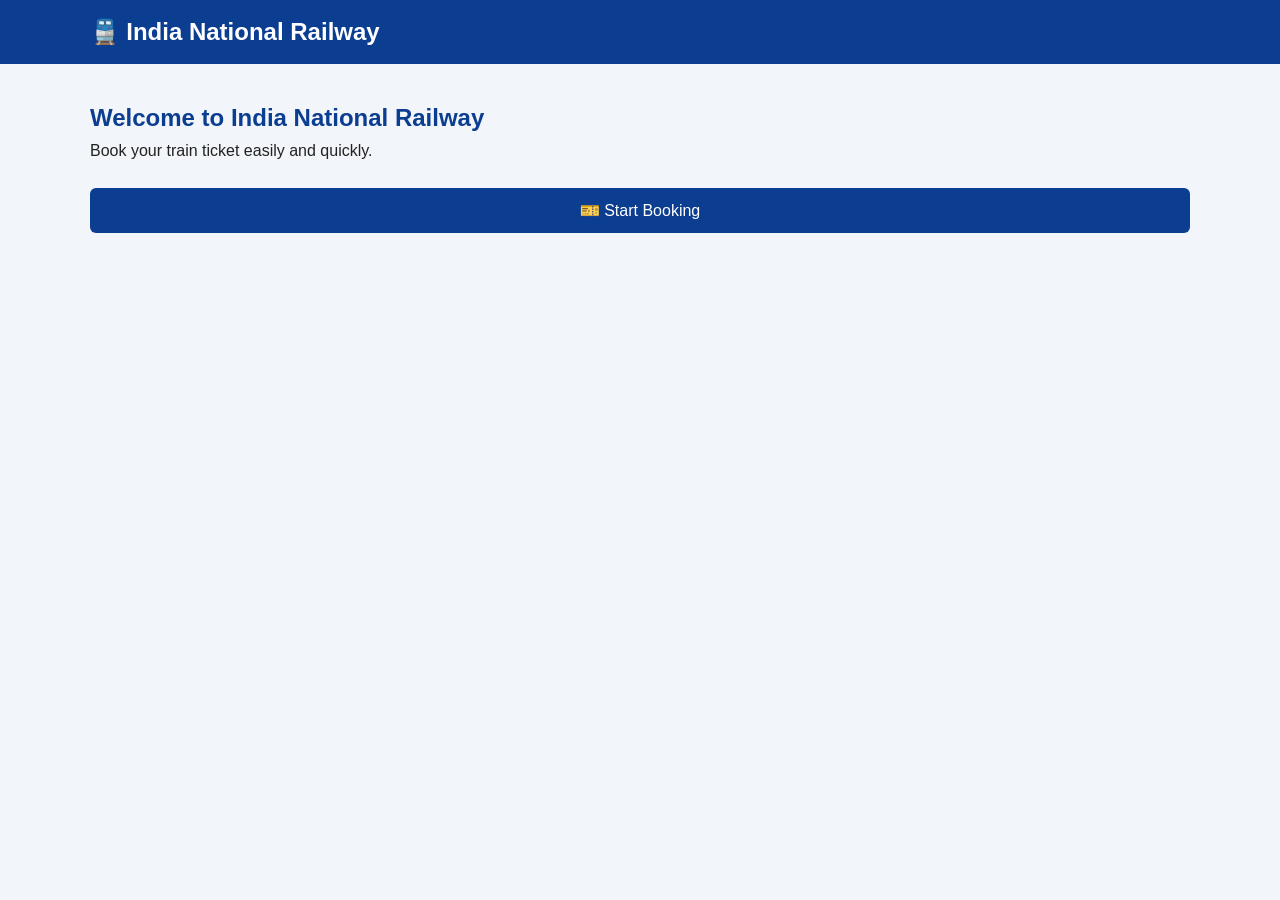
<file: index.html>
<!DOCTYPE html>
<html lang="en">
<head>
    <meta charset="UTF-8">
    <meta name="viewport" content="width=device-width, initial-scale=1.0">

    <title>India National Railway Ticket Booking</title>

    <link rel="stylesheet" href="css/style.css">
</head>

<body>

    <!-- Header -->
    <header>
        <h1>🚆 India National Railway</h1>
    </header>

    <!-- Main Content -->
    <div class="container">

        <h2>Welcome to India National Railway</h2>

        <p>
            Book your train ticket easily and quickly.
        </p>

        <br>

        <button class="main-btn"
                onclick="window.location.href='routes.html'">
            🎫 Start Booking
        </button>

    </div>

</body>
</html>
</file>
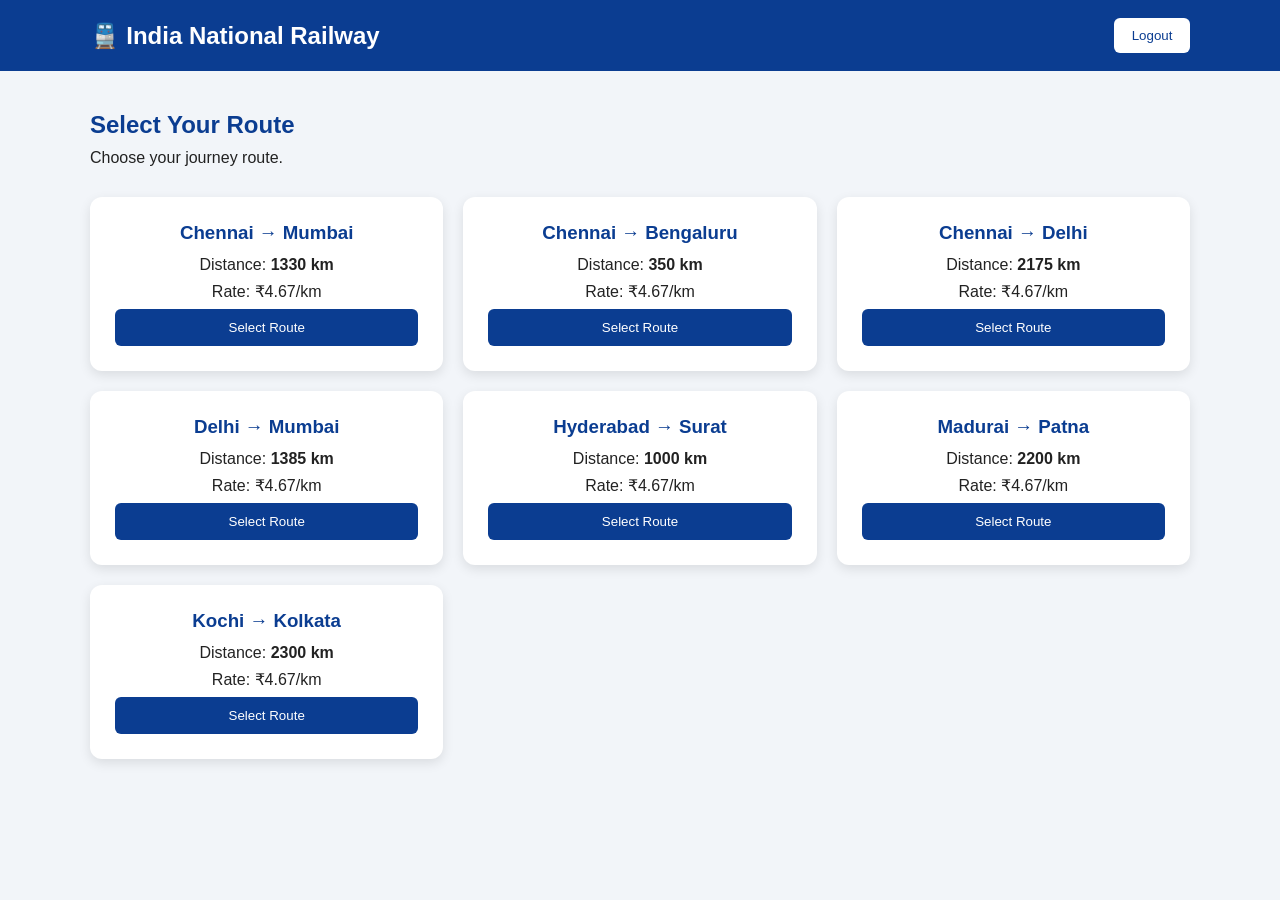
<file: booking.html>
<!DOCTYPE html>
<html lang="en">

<head>

    <meta charset="UTF-8">

    <meta name="viewport"
          content="width=device-width, initial-scale=1.0">

    <title>Book Ticket</title>

    <link rel="stylesheet"
          href="css/style.css">

</head>


<body>


<header>

    <h1>🚆 India National Railway</h1>

    <button onclick="logout()">Logout</button>

</header>



<div class="container">

    <div class="booking-box">

        <h2>Passenger Details</h2>


        <div id="routeDetails"></div>


        <label>
            Passenger Name
        </label>

        <input type="text"
               id="passengerName"
               placeholder="Enter passenger name">



        <label>
            Number of Tickets
        </label>

        <input type="number"
               id="ticketCount"
               value="1"
               min="1"
               max="10"
               onchange="calculateFare()">



        <div class="fare-box">

            <p>
                Distance:
                <strong>
                    <span id="distance"></span> km
                </strong>
            </p>


            <p>
                Rate:
                <strong>
                    ₹4.67 per km
                </strong>
            </p>


            <p>
                Price per Ticket:
                ₹<strong id="pricePerTicket">
                </strong>
            </p>


            <h3>
                Total Amount:
                ₹<span id="totalAmount">
                </span>
            </h3>

        </div>



        <h3>💳 UPI Payment</h3>


        <input type="text"
               id="upiId"
               placeholder="Enter UPI ID">


        <button class="main-btn"
                onclick="makePayment()">

            Pay Now

        </button>


        <p id="paymentMessage"></p>

    </div>

</div>


<script src="js/booking.js"></script>

</body>
</html>
</file>
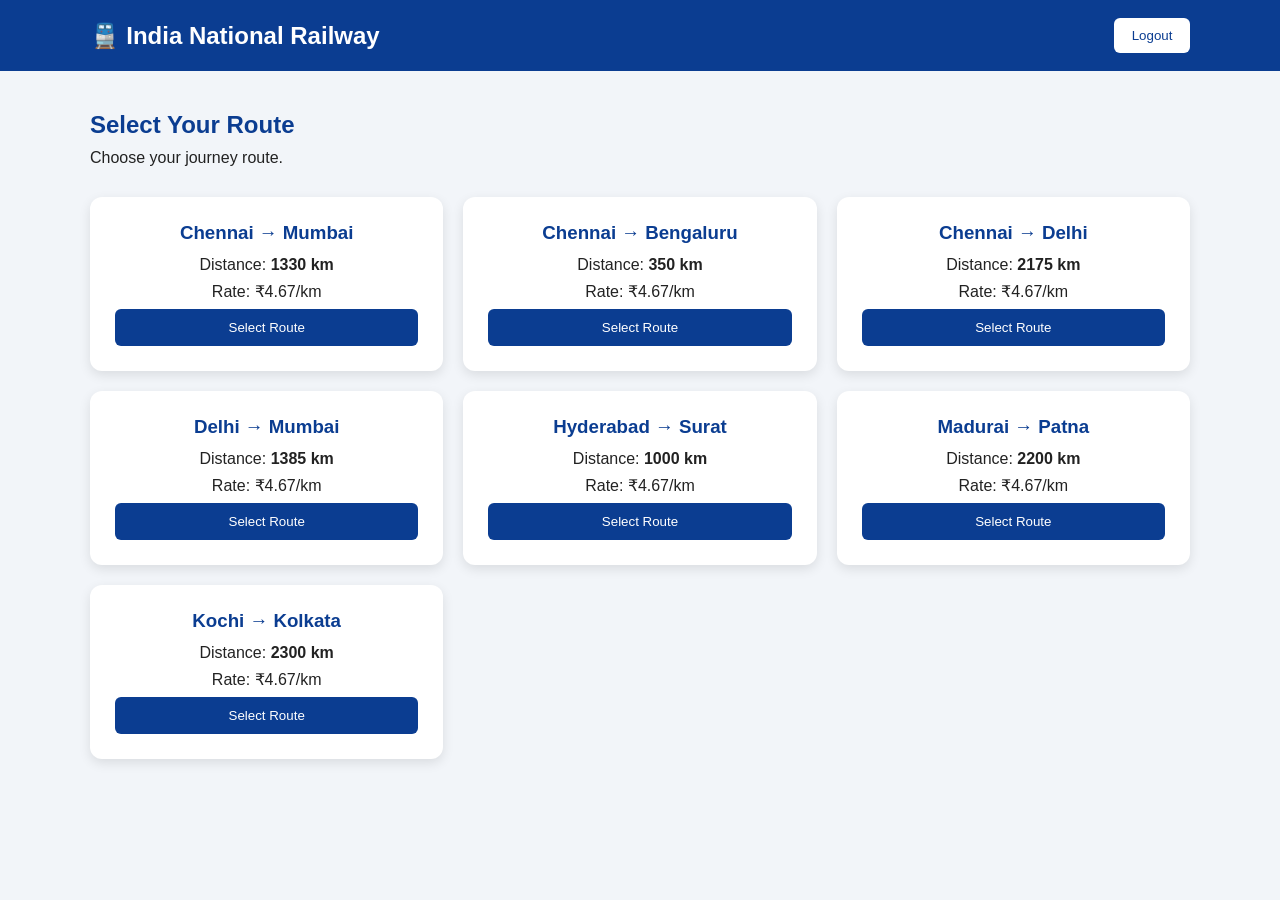
<file: routes.html>
<!DOCTYPE html>
<html lang="en">

<head>
    <meta charset="UTF-8">
    <meta name="viewport" content="width=device-width, initial-scale=1.0">

    <title>Select Route</title>

    <link rel="stylesheet" href="css/style.css">
</head>

<body>

<header>

    <h1>🚆 India National Railway</h1>

    <button onclick="logout()">Logout</button>

</header>


<div class="container">

    <h2>Select Your Route</h2>

    <p>Choose your journey route.</p>


    <div class="route-grid" id="routeList">

    </div>

</div>


<script src="js/routes.js"></script>

</body>
</html>
</file>
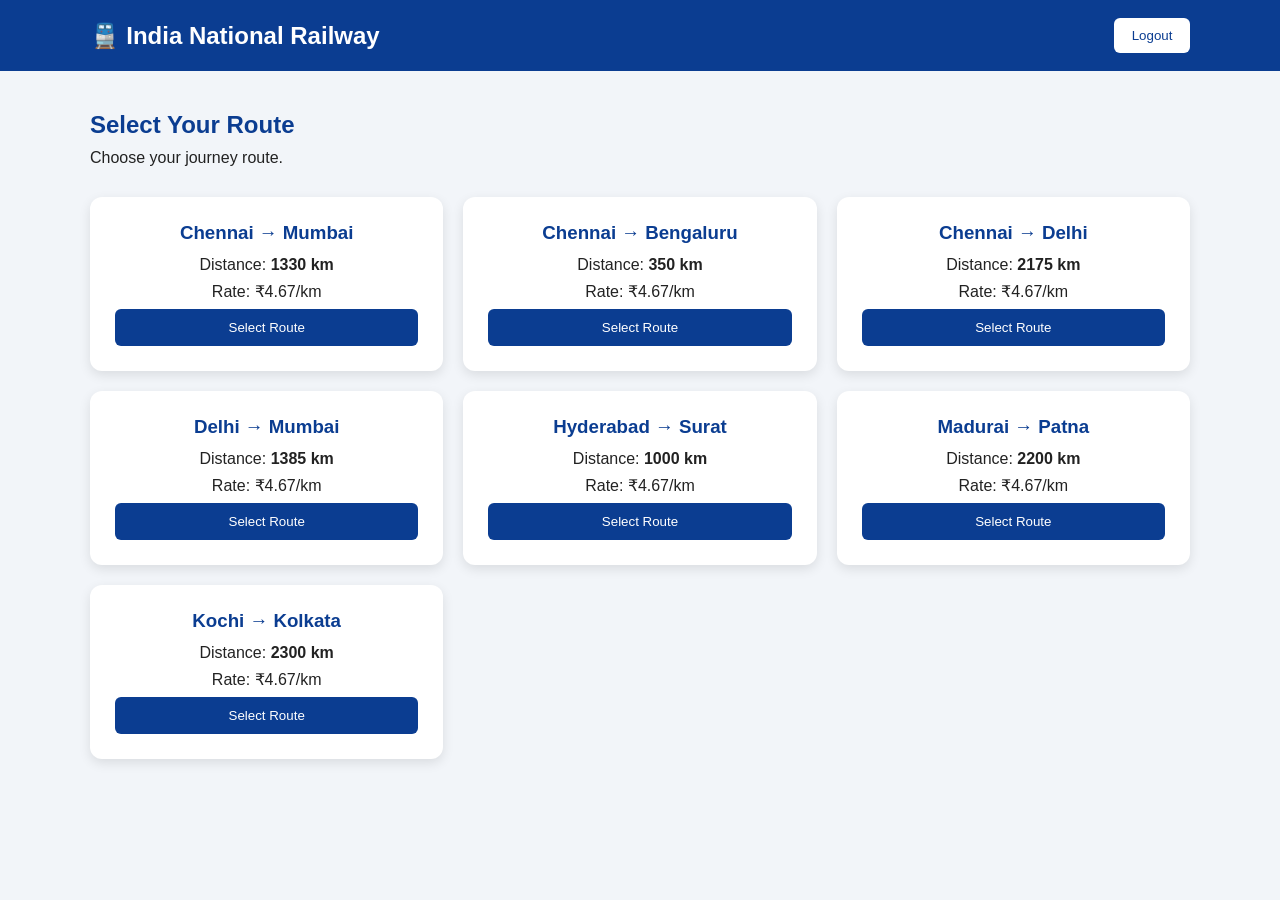
<file: ticket.html>
<!DOCTYPE html>
<html lang="en">

<head>

    <meta charset="UTF-8">

    <meta name="viewport"
          content="width=device-width, initial-scale=1.0">

    <title>Railway Ticket</title>

    <link rel="stylesheet"
          href="css/style.css">

</head>


<body>


<header>

    <h1>🚆 India National Railway</h1>

</header>



<div class="container">


    <div class="ticket" id="ticket">


        <div class="ticket-header">

            <h2>
                🇮🇳 INDIA NATIONAL RAILWAY
            </h2>

            <p>
                E-TICKET
            </p>

        </div>



        <div class="ticket-body">


            <p>
                <strong>Ticket ID:</strong>

                <span id="ticketId"></span>
            </p>


            <p>
                <strong>Passenger Name:</strong>

                <span id="passenger"></span>
            </p>


            <p>
                <strong>Route:</strong>

                <span id="route"></span>
            </p>


            <p>
                <strong>Distance:</strong>

                <span id="ticketDistance"></span>
                km
            </p>


            <p>
                <strong>Number of Tickets:</strong>

                <span id="count"></span>
            </p>


            <p>
                <strong>Price / Ticket:</strong>

                ₹<span id="ticketPrice"></span>
            </p>


            <p>
                <strong>Total Amount:</strong>

                ₹<span id="ticketTotal"></span>
            </p>


            <p>
                <strong>Payment:</strong>

                UPI ✓
            </p>


            <div class="success">

                BOOKING CONFIRMED ✓

            </div>


        </div>

    </div>



    <div class="ticket-buttons">


        <button class="main-btn"
                onclick="downloadTicket()">

            ⬇️ Download Ticket

        </button>



        <button class="share-btn"
                onclick="shareTicket()">

            📤 Share Ticket

        </button>



        <button class="secondary-btn"
                onclick="bookAnother()">

            🚆 Book Another Ticket

        </button>


    </div>


</div>



<script src="js/ticket.js"></script>

</body>
</html>
</file>
<file: css/style.css>
* {
    box-sizing: border-box;
    margin: 0;
    padding: 0;

    font-family: Arial, sans-serif;
}


body {

    background: #f2f5f9;

    color: #222;

}


/* HEADER */

header {

    background: #0b3d91;

    color: white;

    padding: 18px 7%;

    display: flex;

    justify-content: space-between;

    align-items: center;

}


header h1 {

    font-size: 24px;

}


header button {

    background: white;

    color: #0b3d91;

    border: none;

    padding: 10px 18px;

    border-radius: 6px;

    cursor: pointer;

}



/* LOGIN PAGE */

.login-page {

    min-height: 100vh;

    display: flex;

    justify-content: center;

    align-items: center;

    background: linear-gradient(
        135deg,
        #0b3d91,
        #1976d2
    );

}


.login-container {

    width: 400px;

    background: white;

    padding: 35px;

    border-radius: 15px;

    box-shadow:
        0 10px 30px
        rgba(0,0,0,0.2);

    text-align: center;

}


.logo {

    font-size: 55px;

}


.login-container h1 {

    color: #0b3d91;

    margin-bottom: 5px;

}


.subtitle {

    color: #777;

    margin-bottom: 25px;

}


.login-container h2 {

    margin-bottom: 20px;

}



/* INPUT */

input {

    width: 100%;

    padding: 13px;

    margin:
        8px 0 15px;

    border:
        1px solid #ccc;

    border-radius: 6px;

    font-size: 15px;

}


label {

    display: block;

    margin-top: 15px;

    font-weight: bold;

    text-align: left;

}



/* BUTTON */

.main-btn {

    width: 100%;

    padding: 13px;

    border: none;

    border-radius: 6px;

    background: #0b3d91;

    color: white;

    font-size: 16px;

    cursor: pointer;

    margin-top: 10px;

}


.main-btn:hover {

    background: #072d6b;

}


.share-btn {

    padding: 13px 20px;

    border: none;

    background: #168a45;

    color: white;

    border-radius: 6px;

    cursor: pointer;

}


.secondary-btn {

    padding: 13px 20px;

    border: none;

    background: #555;

    color: white;

    border-radius: 6px;

    cursor: pointer;

}



/* CONTAINER */

.container {

    width: 90%;

    max-width: 1100px;

    margin: 40px auto;

}


.container h2 {

    color: #0b3d91;

    margin-bottom: 10px;

}



/* ROUTES */

.route-grid {

    display: grid;

    grid-template-columns:
        repeat(3, 1fr);

    gap: 20px;

    margin-top: 30px;

}


.route-card {

    background: white;

    padding: 25px;

    border-radius: 12px;

    box-shadow:
        0 4px 12px
        rgba(0,0,0,0.1);

    text-align: center;

}


.route-card h3 {

    color: #0b3d91;

    margin-bottom: 12px;

}


.route-card p {

    margin: 8px 0;

}


.route-card button {

    width: 100%;

    padding: 11px;

    border: none;

    background: #0b3d91;

    color: white;

    border-radius: 6px;

    cursor: pointer;

}



/* BOOKING */

.booking-box {

    max-width: 600px;

    margin: auto;

    background: white;

    padding: 30px;

    border-radius: 12px;

    box-shadow:
        0 5px 20px
        rgba(0,0,0,0.1);

}


.route-info {

    background: #e8f0ff;

    padding: 15px;

    margin: 20px 0;

    border-radius: 8px;

}


.fare-box {

    background: #f5f5f5;

    padding: 20px;

    border-radius: 8px;

    margin: 20px 0;

}


.fare-box p {

    margin: 10px 0;

}


.fare-box h3 {

    color: #0b3d91;

    margin-top: 15px;

}


#paymentMessage {

    text-align: center;

    margin-top: 15px;

    font-weight: bold;

}



/* TICKET */

.ticket {

    max-width: 650px;

    margin: auto;

    background: white;

    border-radius: 12px;

    box-shadow:
        0 5px 20px
        rgba(0,0,0,0.15);

    overflow: hidden;

}


.ticket-header {

    background: #0b3d91;

    color: white;

    text-align: center;

    padding: 25px;

}


.ticket-header h2 {

    color: white;

}


.ticket-body {

    padding: 30px;

}


.ticket-body p {

    padding: 12px 0;

    border-bottom:
        1px solid #ddd;

}


.success {

    margin-top: 20px;

    padding: 15px;

    text-align: center;

    background: #dff5e5;

    color: #168a45;

    font-weight: bold;

    border-radius: 6px;

}



/* TICKET BUTTONS */

.ticket-buttons {

    max-width: 650px;

    margin: 20px auto;

    display: flex;

    gap: 10px;

}


.ticket-buttons button {

    flex: 1;

}



/* MOBILE */

@media (max-width: 768px) {

    .route-grid {

        grid-template-columns: 1fr;

    }


    .login-container {

        width: 90%;

    }


    header h1 {

        font-size: 18px;

    }


    .ticket-buttons {

        flex-direction: column;

    }

}
</file>
